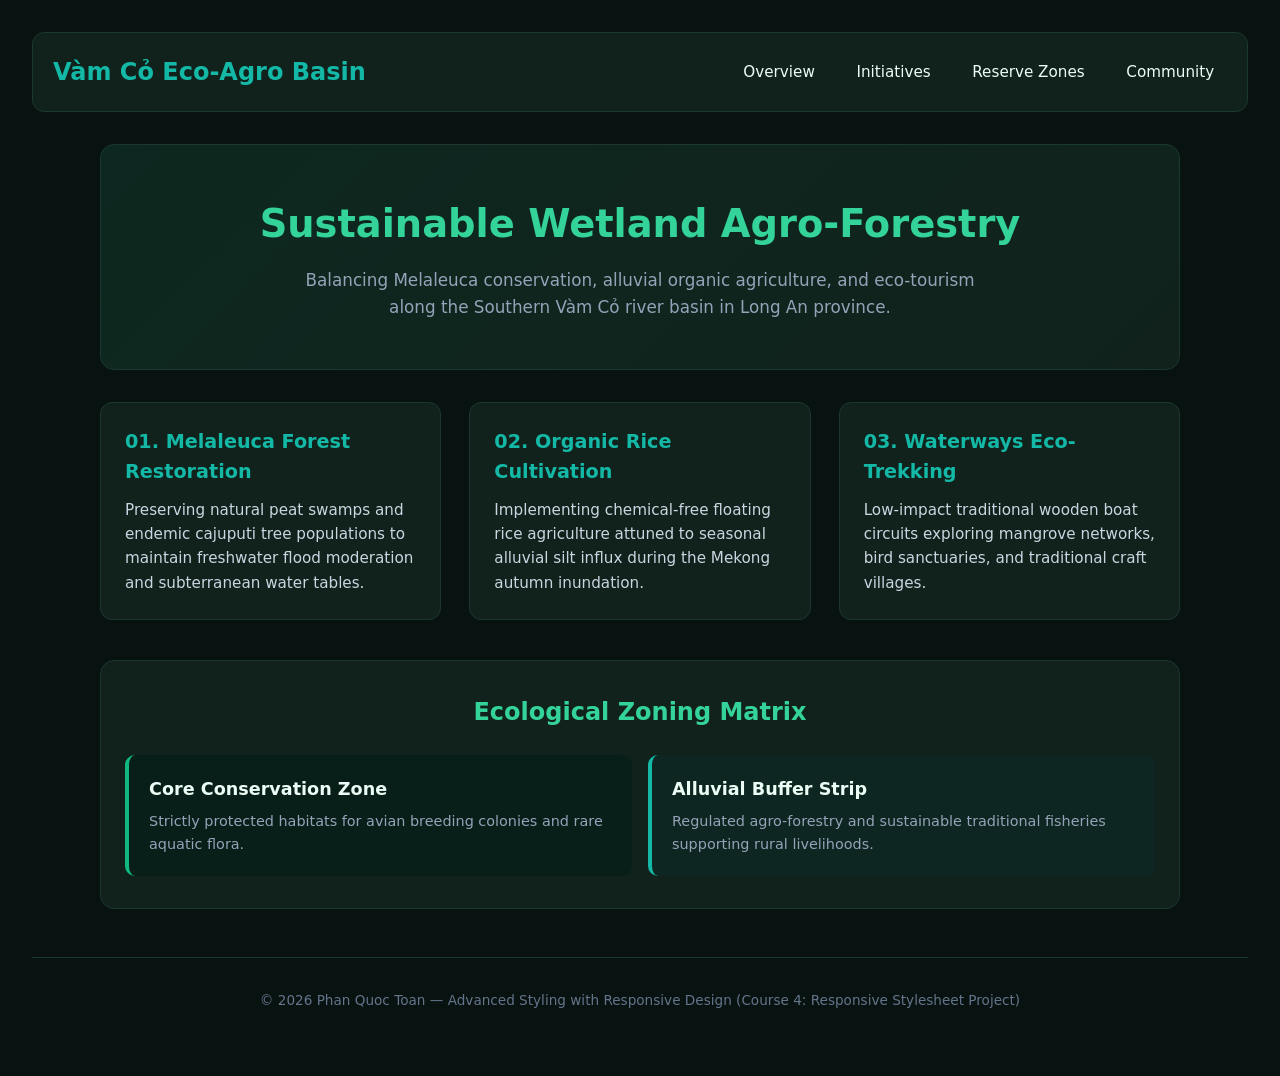
<file: c4-stylesheet/index.html>
<!DOCTYPE html>
<html lang="en">
<head>
    <meta charset="UTF-8">
    <meta name="viewport" content="width=device-width, initial-scale=1.0">
    <title>Vam Co Agro-Forestry & Wetland Ecotourism - Responsive Showcase</title>
    <link rel="stylesheet" href="style.css">
</head>
<body>
    <header class="site-header">
        <div class="header-inner">
            <h1 class="logo">Vàm Cỏ Eco-Agro Basin</h1>
            <nav class="responsive-nav" aria-label="Main Navigation">
                <ul>
                    <li><a href="#about">Overview</a></li>
                    <li><a href="#initiatives">Initiatives</a></li>
                    <li><a href="#zones">Reserve Zones</a></li>
                    <li><a href="#community">Community</a></li>
                </ul>
            </nav>
        </div>
    </header>

    <main class="main-content">
        <section id="about" class="hero-section">
            <h2>Sustainable Wetland Agro-Forestry</h2>
            <p class="hero-desc">Balancing Melaleuca conservation, alluvial organic agriculture, and eco-tourism along the Southern Vàm Cỏ river basin in Long An province.</p>
        </section>

        <section id="initiatives" class="grid-section">
            <article class="card">
                <h3>01. Melaleuca Forest Restoration</h3>
                <p>Preserving natural peat swamps and endemic cajuputi tree populations to maintain freshwater flood moderation and subterranean water tables.</p>
            </article>

            <article class="card">
                <h3>02. Organic Rice Cultivation</h3>
                <p>Implementing chemical-free floating rice agriculture attuned to seasonal alluvial silt influx during the Mekong autumn inundation.</p>
            </article>

            <article class="card">
                <h3>03. Waterways Eco-Trekking</h3>
                <p>Low-impact traditional wooden boat circuits exploring mangrove networks, bird sanctuaries, and traditional craft villages.</p>
            </article>
        </section>

        <section id="zones" class="zone-section">
            <h2>Ecological Zoning Matrix</h2>
            <div class="zone-container">
                <div class="zone-box zone-core">
                    <h4>Core Conservation Zone</h4>
                    <p>Strictly protected habitats for avian breeding colonies and rare aquatic flora.</p>
                </div>
                <div class="zone-box zone-buffer">
                    <h4>Alluvial Buffer Strip</h4>
                    <p>Regulated agro-forestry and sustainable traditional fisheries supporting rural livelihoods.</p>
                </div>
            </div>
        </section>
    </main>

    <footer class="site-footer">
        <p>&copy; 2026 Phan Quoc Toan — Advanced Styling with Responsive Design (Course 4: Responsive Stylesheet Project)</p>
    </footer>
</body>
</html>
</file>
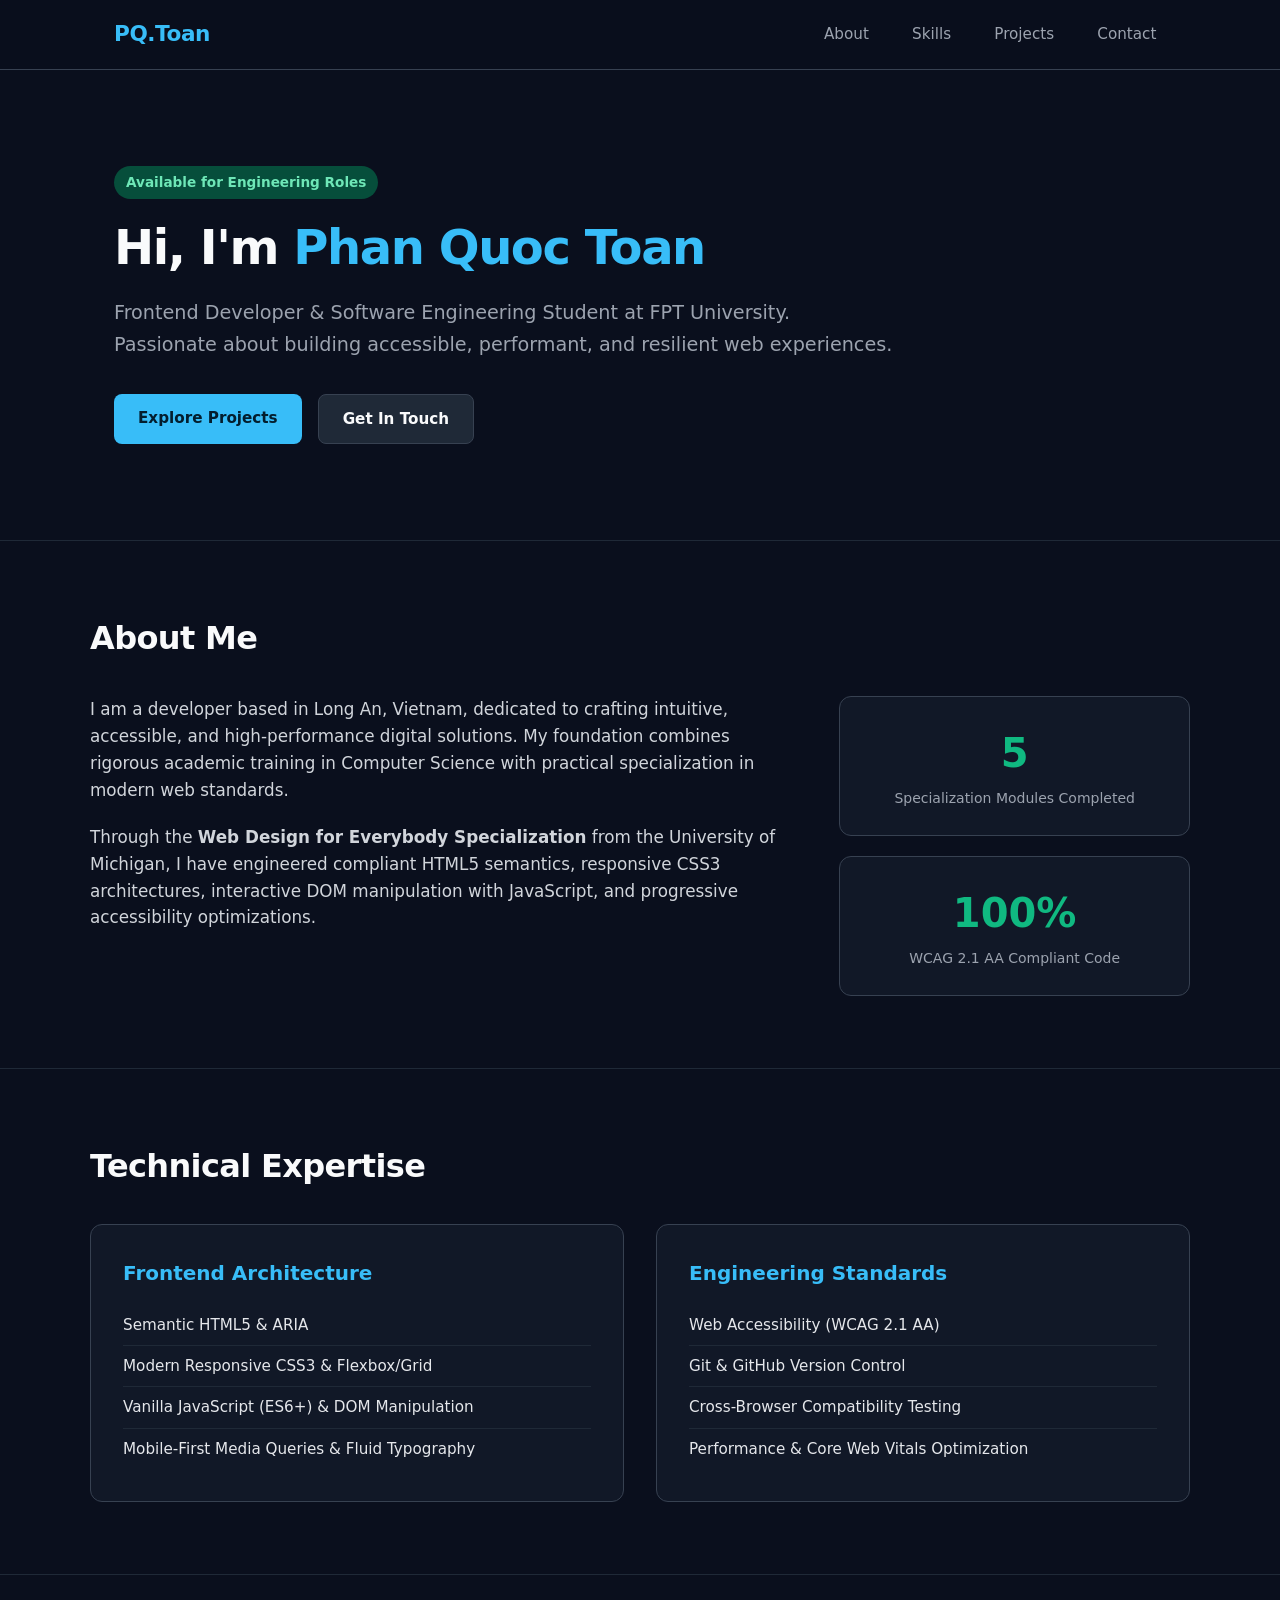
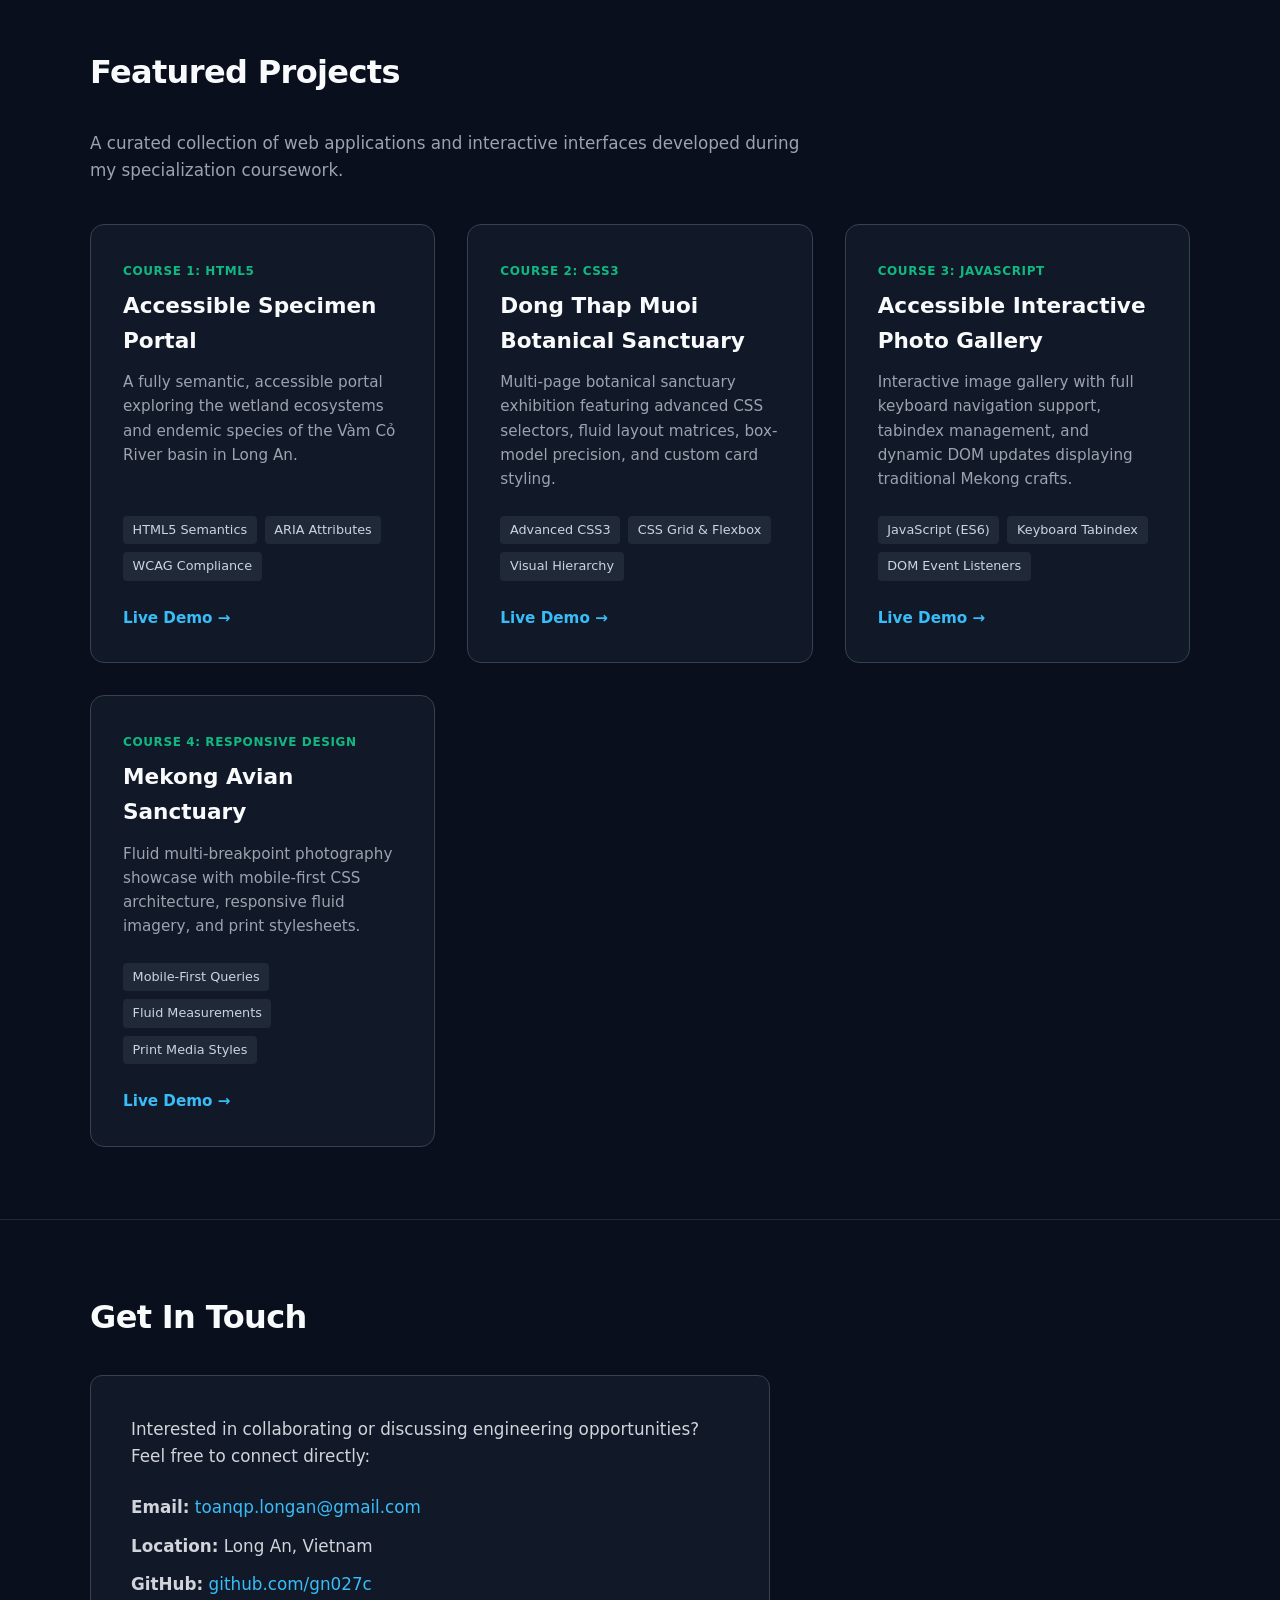
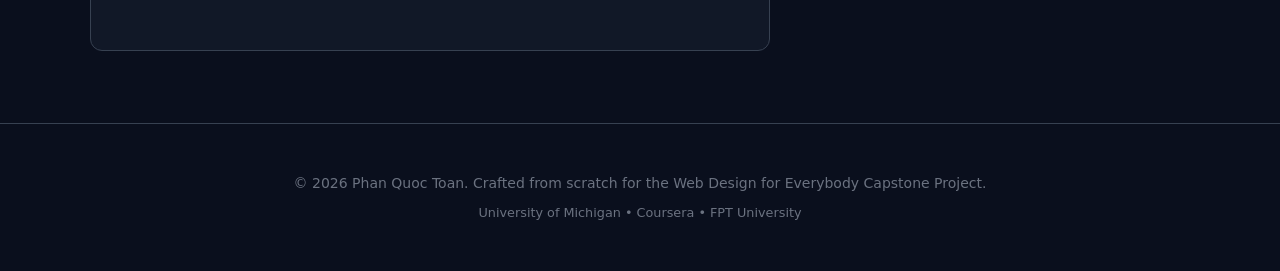
<file: c5-portfolio/index.html>
<!DOCTYPE html>
<html lang="en">
<head>
    <meta charset="UTF-8">
    <meta name="viewport" content="width=device-width, initial-scale=1.0">
    <title>Phan Quoc Toan — Web Developer & Software Engineer Portfolio</title>
    <link rel="stylesheet" href="style.css">
    <script defer src="script.js"></script>
</head>
<body>
    <!-- Accessibility Skip Link -->
    <a href="#main-content" class="skip-link">Skip to main content</a>

    <header class="navbar" id="navbar">
        <div class="nav-container">
            <a href="#" class="brand-logo">PQ.Toan</a>
            <button class="menu-toggle" id="menu-toggle" aria-label="Toggle navigation menu" aria-expanded="false">
                <span class="bar"></span>
                <span class="bar"></span>
                <span class="bar"></span>
            </button>
            <nav class="nav-menu" id="nav-menu" aria-label="Main navigation">
                <ul>
                    <li><a href="#about" class="nav-link">About</a></li>
                    <li><a href="#skills" class="nav-link">Skills</a></li>
                    <li><a href="#projects" class="nav-link">Projects</a></li>
                    <li><a href="#contact" class="nav-link">Contact</a></li>
                </ul>
            </nav>
        </div>
    </header>

    <main id="main-content">
        <!-- Hero Section -->
        <section class="hero-section" id="hero">
            <div class="hero-content">
                <span class="badge">Available for Engineering Roles</span>
                <h1 class="hero-title">Hi, I'm <span class="highlight">Phan Quoc Toan</span></h1>
                <p class="hero-subtitle">Frontend Developer &amp; Software Engineering Student at FPT University. Passionate about building accessible, performant, and resilient web experiences.</p>
                <div class="hero-actions">
                    <a href="#projects" class="btn btn-primary">Explore Projects</a>
                    <a href="#contact" class="btn btn-secondary">Get In Touch</a>
                </div>
            </div>
        </section>

        <!-- About Section -->
        <section class="section about-section" id="about">
            <div class="section-container">
                <h2 class="section-title">About Me</h2>
                <div class="about-grid">
                    <div class="about-text">
                        <p>I am a developer based in Long An, Vietnam, dedicated to crafting intuitive, accessible, and high-performance digital solutions. My foundation combines rigorous academic training in Computer Science with practical specialization in modern web standards.</p>
                        <p>Through the <strong>Web Design for Everybody Specialization</strong> from the University of Michigan, I have engineered compliant HTML5 semantics, responsive CSS3 architectures, interactive DOM manipulation with JavaScript, and progressive accessibility optimizations.</p>
                    </div>
                    <div class="about-stats">
                        <div class="stat-card">
                            <span class="stat-num">5</span>
                            <span class="stat-label">Specialization Modules Completed</span>
                        </div>
                        <div class="stat-card">
                            <span class="stat-num">100%</span>
                            <span class="stat-label">WCAG 2.1 AA Compliant Code</span>
                        </div>
                    </div>
                </div>
            </div>
        </section>

        <!-- Skills Section -->
        <section class="section skills-section" id="skills">
            <div class="section-container">
                <h2 class="section-title">Technical Expertise</h2>
                <div class="skills-grid">
                    <div class="skill-category">
                        <h3>Frontend Architecture</h3>
                        <ul>
                            <li>Semantic HTML5 &amp; ARIA</li>
                            <li>Modern Responsive CSS3 &amp; Flexbox/Grid</li>
                            <li>Vanilla JavaScript (ES6+) &amp; DOM Manipulation</li>
                            <li>Mobile-First Media Queries &amp; Fluid Typography</li>
                        </ul>
                    </div>
                    <div class="skill-category">
                        <h3>Engineering Standards</h3>
                        <ul>
                            <li>Web Accessibility (WCAG 2.1 AA)</li>
                            <li>Git &amp; GitHub Version Control</li>
                            <li>Cross-Browser Compatibility Testing</li>
                            <li>Performance &amp; Core Web Vitals Optimization</li>
                        </ul>
                    </div>
                </div>
            </div>
        </section>

        <!-- Projects Showcase Section -->
        <section class="section projects-section" id="projects">
            <div class="section-container">
                <h2 class="section-title">Featured Projects</h2>
                <p class="section-intro">A curated collection of web applications and interactive interfaces developed during my specialization coursework.</p>

                <div class="projects-grid">
                    <!-- Project 1: HTML5 -->
                    <article class="project-card">
                        <div class="project-header">
                            <span class="project-tag">Course 1: HTML5</span>
                            <h3>Accessible Specimen Portal</h3>
                        </div>
                        <p class="project-desc">A fully semantic, accessible portal exploring the wetland ecosystems and endemic species of the Vàm Cỏ River basin in Long An.</p>
                        <ul class="project-tech">
                            <li>HTML5 Semantics</li>
                            <li>ARIA Attributes</li>
                            <li>WCAG Compliance</li>
                        </ul>
                        <div class="project-links">
                            <a href="https://gn027c.github.io/toan-web-design/c1-html5/" target="_blank" rel="noopener noreferrer" class="link-btn">Live Demo &rarr;</a>
                        </div>
                    </article>

                    <!-- Project 2: CSS3 -->
                    <article class="project-card">
                        <div class="project-header">
                            <span class="project-tag">Course 2: CSS3</span>
                            <h3>Dong Thap Muoi Botanical Sanctuary</h3>
                        </div>
                        <p class="project-desc">Multi-page botanical sanctuary exhibition featuring advanced CSS selectors, fluid layout matrices, box-model precision, and custom card styling.</p>
                        <ul class="project-tech">
                            <li>Advanced CSS3</li>
                            <li>CSS Grid &amp; Flexbox</li>
                            <li>Visual Hierarchy</li>
                        </ul>
                        <div class="project-links">
                            <a href="https://gn027c.github.io/toan-web-design/c2-final/" target="_blank" rel="noopener noreferrer" class="link-btn">Live Demo &rarr;</a>
                        </div>
                    </article>

                    <!-- Project 3: JavaScript -->
                    <article class="project-card">
                        <div class="project-header">
                            <span class="project-tag">Course 3: JavaScript</span>
                            <h3>Accessible Interactive Photo Gallery</h3>
                        </div>
                        <p class="project-desc">Interactive image gallery with full keyboard navigation support, tabindex management, and dynamic DOM updates displaying traditional Mekong crafts.</p>
                        <ul class="project-tech">
                            <li>JavaScript (ES6)</li>
                            <li>Keyboard Tabindex</li>
                            <li>DOM Event Listeners</li>
                        </ul>
                        <div class="project-links">
                            <a href="https://gn027c.github.io/toan-web-design/c3-final/" target="_blank" rel="noopener noreferrer" class="link-btn">Live Demo &rarr;</a>
                        </div>
                    </article>

                    <!-- Project 4: Responsive Design -->
                    <article class="project-card">
                        <div class="project-header">
                            <span class="project-tag">Course 4: Responsive Design</span>
                            <h3>Mekong Avian Sanctuary</h3>
                        </div>
                        <p class="project-desc">Fluid multi-breakpoint photography showcase with mobile-first CSS architecture, responsive fluid imagery, and print stylesheets.</p>
                        <ul class="project-tech">
                            <li>Mobile-First Queries</li>
                            <li>Fluid Measurements</li>
                            <li>Print Media Styles</li>
                        </ul>
                        <div class="project-links">
                            <a href="https://gn027c.github.io/toan-web-design/c4-gallery/" target="_blank" rel="noopener noreferrer" class="link-btn">Live Demo &rarr;</a>
                        </div>
                    </article>
                </div>
            </div>
        </section>

        <!-- Contact Section -->
        <section class="section contact-section" id="contact">
            <div class="section-container">
                <h2 class="section-title">Get In Touch</h2>
                <div class="contact-card">
                    <p>Interested in collaborating or discussing engineering opportunities? Feel free to connect directly:</p>
                    <div class="contact-details">
                        <p><strong>Email:</strong> <a href="mailto:toanqp.longan@gmail.com">toanqp.longan@gmail.com</a></p>
                        <p><strong>Location:</strong> Long An, Vietnam</p>
                        <p><strong>GitHub:</strong> <a href="https://github.com/gn027c" target="_blank" rel="noopener noreferrer">github.com/gn027c</a></p>
                    </div>
                </div>
            </div>
        </section>
    </main>

    <footer class="footer">
        <div class="footer-container">
            <p>&copy; 2026 Phan Quoc Toan. Crafted from scratch for the Web Design for Everybody Capstone Project.</p>
            <p class="attribution">University of Michigan &bull; Coursera &bull; FPT University</p>
        </div>
    </footer>
</body>
</html>
</file>
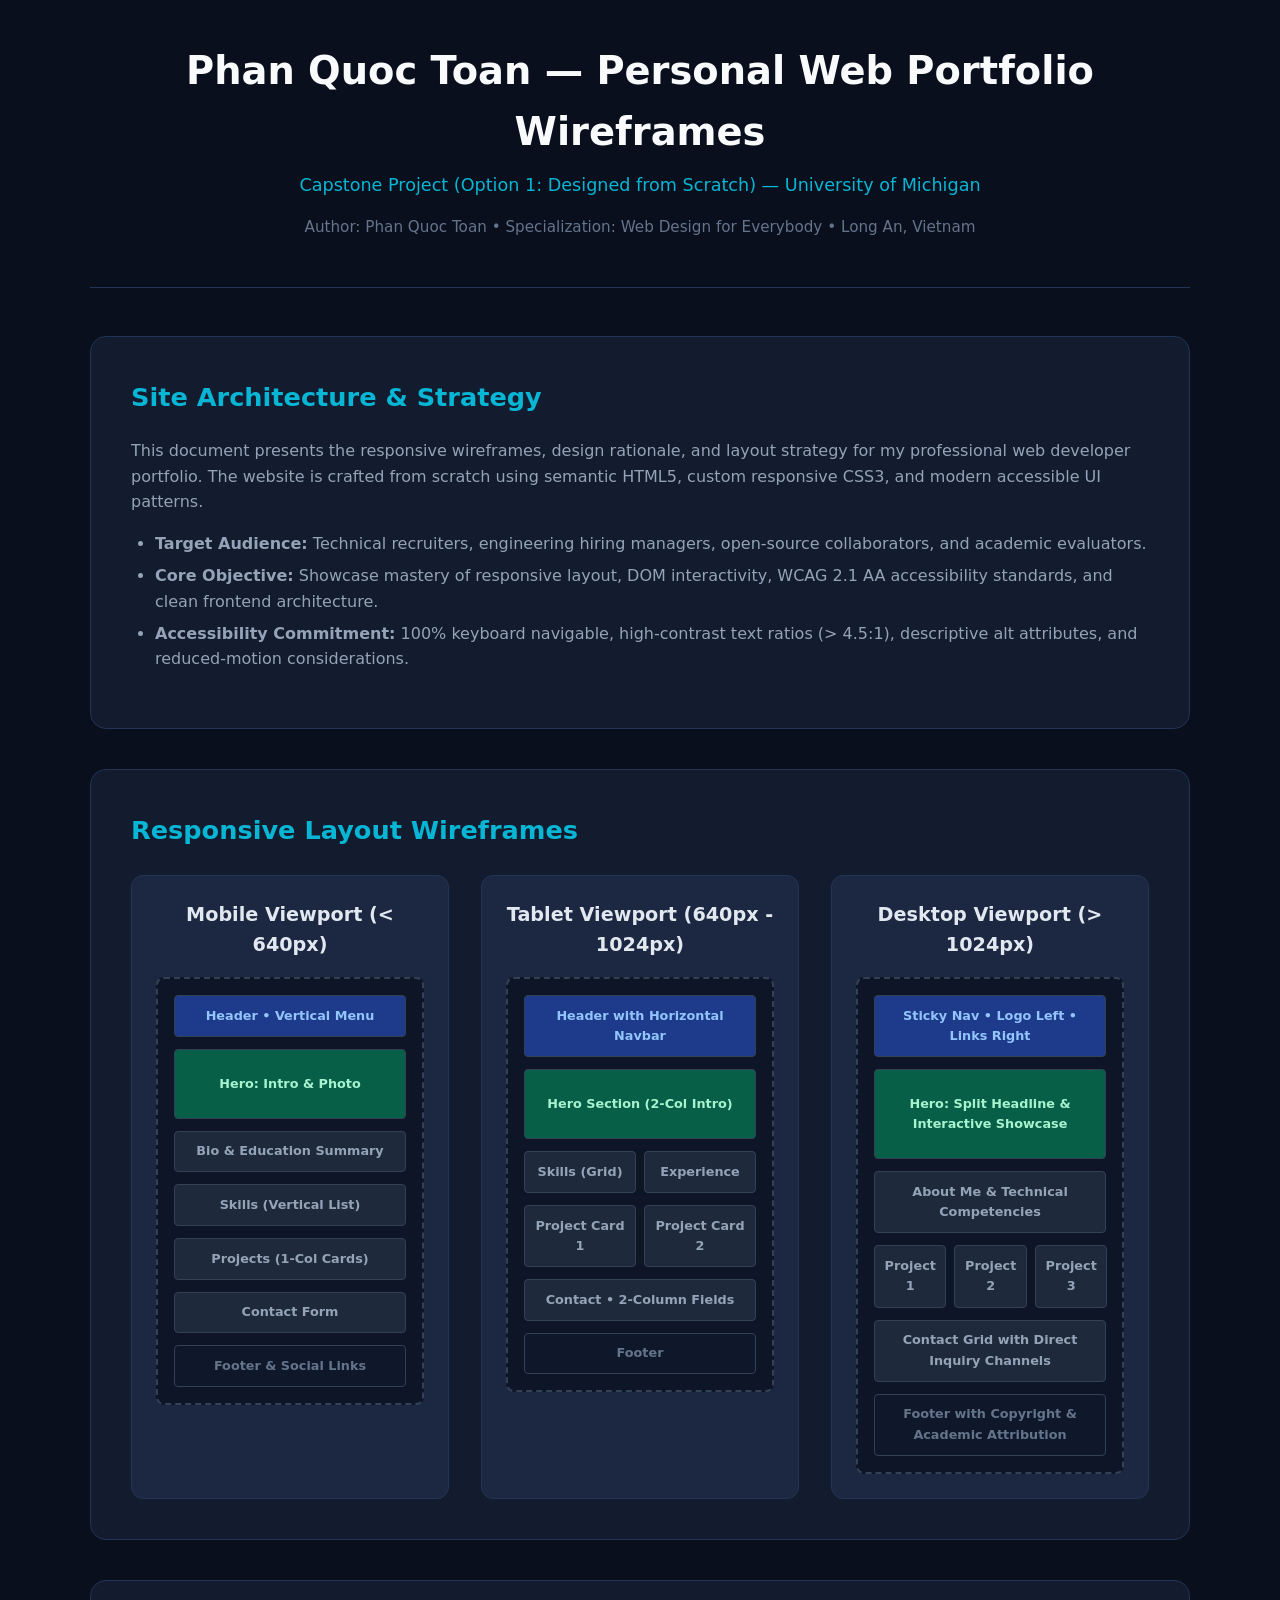
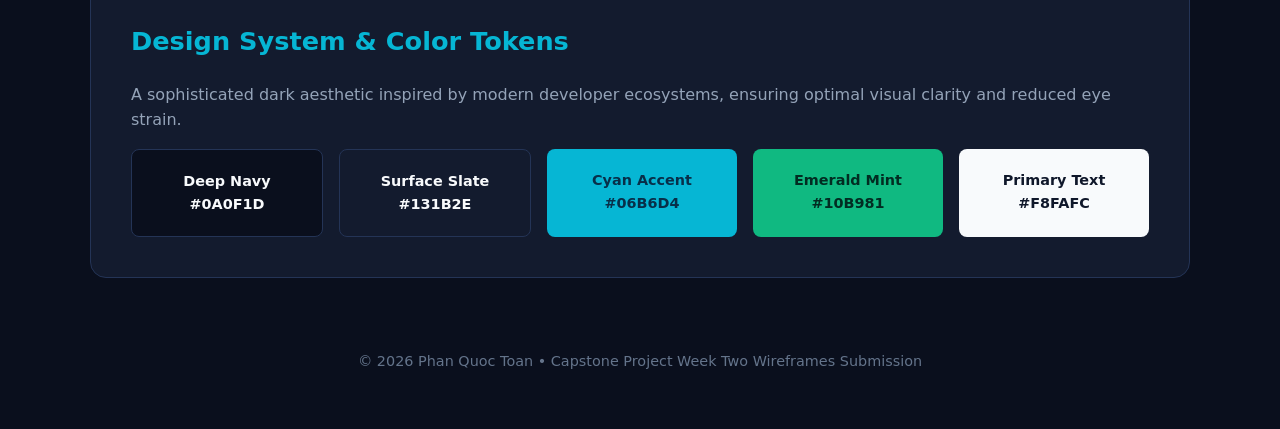
<file: c5-wireframes/index.html>
<!DOCTYPE html>
<html lang="en">
<head>
    <meta charset="UTF-8">
    <meta name="viewport" content="width=device-width, initial-scale=1.0">
    <title>Phan Quoc Toan - Capstone Portfolio Wireframes & Design Architecture</title>
    <style>
        :root {
            --bg-body: #0a0f1d;
            --bg-surface: #131b2e;
            --bg-card: #1c2742;
            --text-heading: #f8fafc;
            --text-body: #94a3b8;
            --accent-cyan: #06b6d4;
            --accent-blue: #3b82f6;
            --border-line: #243456;
            --font-stack: system-ui, -apple-system, BlinkMacSystemFont, "Segoe UI", Roboto, sans-serif;
        }

        * { box-sizing: border-box; margin: 0; padding: 0; }

        body {
            font-family: var(--font-stack);
            background-color: var(--bg-body);
            color: var(--text-body);
            line-height: 1.6;
            padding: 2.5rem 1.5rem;
        }

        .container {
            max-width: 1100px;
            margin: 0 auto;
        }

        header {
            text-align: center;
            margin-bottom: 3rem;
            padding-bottom: 2rem;
            border-bottom: 1px solid var(--border-line);
        }

        h1 {
            font-size: 2.4rem;
            color: var(--text-heading);
            margin-bottom: 0.5rem;
            font-weight: 800;
        }

        .subtitle {
            color: var(--accent-cyan);
            font-size: 1.1rem;
            font-weight: 500;
        }

        .meta-info {
            margin-top: 1rem;
            font-size: 0.95rem;
            color: #64748b;
        }

        section {
            background-color: var(--bg-surface);
            border: 1px solid var(--border-line);
            border-radius: 16px;
            padding: 2.5rem;
            margin-bottom: 2.5rem;
        }

        h2 {
            font-size: 1.6rem;
            color: var(--accent-cyan);
            margin-bottom: 1.25rem;
            display: flex;
            align-items: center;
            gap: 0.5rem;
        }

        p, ul {
            margin-bottom: 1rem;
        }

        ul {
            padding-left: 1.5rem;
        }

        li {
            margin-bottom: 0.4rem;
        }

        .wireframe-grid {
            display: grid;
            grid-template-columns: repeat(auto-fit, minmax(300px, 1fr));
            gap: 2rem;
            margin-top: 1.5rem;
        }

        .wireframe-card {
            background-color: var(--bg-card);
            border: 1px solid var(--border-line);
            border-radius: 12px;
            padding: 1.5rem;
        }

        .wireframe-card h3 {
            color: #e2e8f0;
            font-size: 1.2rem;
            margin-bottom: 1rem;
            text-align: center;
        }

        .mockup-box {
            background-color: #0d1527;
            border: 2px dashed #334155;
            border-radius: 8px;
            padding: 1rem;
            display: flex;
            flex-direction: column;
            gap: 0.75rem;
        }

        .mock-block {
            background-color: #1e293b;
            border: 1px solid #334155;
            border-radius: 4px;
            padding: 0.6rem;
            text-align: center;
            font-size: 0.8rem;
            color: #94a3b8;
            font-weight: 600;
        }

        .mock-nav { background-color: #1e3a8a; color: #93c5fd; }
        .mock-hero { background-color: #065f46; color: #a7f3d0; height: 70px; display: flex; align-items: center; justify-content: center; }
        .mock-grid { display: grid; grid-template-columns: 1fr 1fr; gap: 0.5rem; }
        .mock-footer { background-color: #0f172a; color: #64748b; }

        .palette-strip {
            display: flex;
            gap: 1rem;
            flex-wrap: wrap;
            margin-top: 1rem;
        }

        .color-chip {
            flex: 1;
            min-width: 140px;
            padding: 1.25rem 1rem;
            border-radius: 8px;
            text-align: center;
            font-weight: 600;
            font-size: 0.9rem;
        }

        footer {
            text-align: center;
            color: #64748b;
            font-size: 0.9rem;
            padding-top: 2rem;
        }
    </style>
</head>
<body>
    <div class="container">
        <header>
            <h1>Phan Quoc Toan — Personal Web Portfolio Wireframes</h1>
            <p class="subtitle">Capstone Project (Option 1: Designed from Scratch) — University of Michigan</p>
            <p class="meta-info">Author: Phan Quoc Toan &bull; Specialization: Web Design for Everybody &bull; Long An, Vietnam</p>
        </header>

        <section id="intent">
            <h2>Site Architecture & Strategy</h2>
            <p>This document presents the responsive wireframes, design rationale, and layout strategy for my professional web developer portfolio. The website is crafted from scratch using semantic HTML5, custom responsive CSS3, and modern accessible UI patterns.</p>
            <ul>
                <li><strong>Target Audience:</strong> Technical recruiters, engineering hiring managers, open-source collaborators, and academic evaluators.</li>
                <li><strong>Core Objective:</strong> Showcase mastery of responsive layout, DOM interactivity, WCAG 2.1 AA accessibility standards, and clean frontend architecture.</li>
                <li><strong>Accessibility Commitment:</strong> 100% keyboard navigable, high-contrast text ratios (&gt; 4.5:1), descriptive alt attributes, and reduced-motion considerations.</li>
            </ul>
        </section>

        <section id="wireframes">
            <h2>Responsive Layout Wireframes</h2>
            <div class="wireframe-grid">
                <!-- Mobile Wireframe -->
                <div class="wireframe-card">
                    <h3>Mobile Viewport (&lt; 640px)</h3>
                    <div class="mockup-box" style="max-width: 280px; margin: 0 auto;">
                        <div class="mock-block mock-nav">Header &bull; Vertical Menu</div>
                        <div class="mock-block mock-hero">Hero: Intro &amp; Photo</div>
                        <div class="mock-block">Bio &amp; Education Summary</div>
                        <div class="mock-block">Skills (Vertical List)</div>
                        <div class="mock-block">Projects (1-Col Cards)</div>
                        <div class="mock-block">Contact Form</div>
                        <div class="mock-block mock-footer">Footer &amp; Social Links</div>
                    </div>
                </div>

                <!-- Tablet Wireframe -->
                <div class="wireframe-card">
                    <h3>Tablet Viewport (640px - 1024px)</h3>
                    <div class="mockup-box">
                        <div class="mock-block mock-nav">Header with Horizontal Navbar</div>
                        <div class="mock-block mock-hero">Hero Section (2-Col Intro)</div>
                        <div class="mock-grid">
                            <div class="mock-block">Skills (Grid)</div>
                            <div class="mock-block">Experience</div>
                        </div>
                        <div class="mock-grid">
                            <div class="mock-block">Project Card 1</div>
                            <div class="mock-block">Project Card 2</div>
                        </div>
                        <div class="mock-block">Contact &bull; 2-Column Fields</div>
                        <div class="mock-block mock-footer">Footer</div>
                    </div>
                </div>

                <!-- Desktop Wireframe -->
                <div class="wireframe-card">
                    <h3>Desktop Viewport (&gt; 1024px)</h3>
                    <div class="mockup-box">
                        <div class="mock-block mock-nav">Sticky Nav &bull; Logo Left &bull; Links Right</div>
                        <div class="mock-block mock-hero" style="height: 90px;">Hero: Split Headline &amp; Interactive Showcase</div>
                        <div class="mock-block">About Me &amp; Technical Competencies</div>
                        <div class="mock-grid" style="grid-template-columns: repeat(3, 1fr);">
                            <div class="mock-block">Project 1</div>
                            <div class="mock-block">Project 2</div>
                            <div class="mock-block">Project 3</div>
                        </div>
                        <div class="mock-block">Contact Grid with Direct Inquiry Channels</div>
                        <div class="mock-block mock-footer">Footer with Copyright &amp; Academic Attribution</div>
                    </div>
                </div>
            </div>
        </section>

        <section id="design-system">
            <h2>Design System & Color Tokens</h2>
            <p>A sophisticated dark aesthetic inspired by modern developer ecosystems, ensuring optimal visual clarity and reduced eye strain.</p>
            <div class="palette-strip">
                <div class="color-chip" style="background-color: #0a0f1d; color: #f8fafc; border: 1px solid #243456;">
                    Deep Navy<br>#0A0F1D
                </div>
                <div class="color-chip" style="background-color: #131b2e; color: #f8fafc; border: 1px solid #243456;">
                    Surface Slate<br>#131B2E
                </div>
                <div class="color-chip" style="background-color: #06b6d4; color: #082f49;">
                    Cyan Accent<br>#06B6D4
                </div>
                <div class="color-chip" style="background-color: #10b981; color: #022c22;">
                    Emerald Mint<br>#10B981
                </div>
                <div class="color-chip" style="background-color: #f8fafc; color: #0f172a;">
                    Primary Text<br>#F8FAFC
                </div>
            </div>
        </section>

        <footer>
            <p>&copy; 2026 Phan Quoc Toan &bull; Capstone Project Week Two Wireframes Submission</p>
        </footer>
    </div>
</body>
</html>
</file>
<file: c4-stylesheet/style.css>
/* Vam Co Agro-Forestry - Responsive Stylesheet */
:root {
    --bg-dark: #081210;
    --bg-panel: #11221c;
    --text-primary: #ecfdf5;
    --text-muted: #94a3b8;
    --accent-teal: #14b8a6;
    --accent-emerald: #10b981;
    --border-subtle: #1b382e;
    --font-sans: system-ui, -apple-system, BlinkMacSystemFont, "Segoe UI", Roboto, sans-serif;
}

* {
    box-sizing: border-box;
    margin: 0;
    padding: 0;
}

body {
    font-family: var(--font-sans);
    background-color: var(--bg-dark);
    color: var(--text-primary);
    line-height: 1.6;
    padding: 1.5rem 1rem;
    min-height: 100vh;
}

/* 1. Header & Navigation: Mobile First (Vertical column) */
.site-header {
    background-color: var(--bg-panel);
    border: 1px solid var(--border-subtle);
    border-radius: 12px;
    padding: 1.25rem;
    margin-bottom: 2rem;
}

.header-inner {
    display: flex;
    flex-direction: column;
    align-items: center;
    gap: 1rem;
}

.logo {
    font-size: 1.5rem;
    font-weight: 800;
    color: var(--accent-teal);
    text-align: center;
}

.responsive-nav ul {
    list-style: none;
    display: flex;
    flex-direction: column;
    align-items: center;
    gap: 0.75rem;
    width: 100%;
}

.responsive-nav a {
    color: var(--text-primary);
    text-decoration: none;
    font-size: 0.95rem;
    font-weight: 500;
    padding: 0.4rem 0.8rem;
    border-radius: 6px;
    transition: background-color 0.2s ease, color 0.2s ease;
}

.responsive-nav a:hover,
.responsive-nav a:focus {
    background-color: var(--border-subtle);
    color: var(--accent-emerald);
    outline: none;
}

/* 2. Main Content & Hero */
.main-content {
    max-width: 1080px;
    margin: 0 auto;
}

.hero-section {
    background: linear-gradient(135deg, #0d2820 0%, #11221c 100%);
    border: 1px solid var(--border-subtle);
    border-radius: 14px;
    padding: 2rem 1.5rem;
    margin-bottom: 2rem;
    text-align: center;
}

.hero-section h2 {
    font-size: 1.85rem;
    color: #34d399;
    margin-bottom: 0.75rem;
}

.hero-desc {
    color: var(--text-muted);
    font-size: 1.05rem;
    max-width: 720px;
    margin: 0 auto;
}

/* 3. Cards Section: Mobile Single Column */
.grid-section {
    display: flex;
    flex-direction: column;
    gap: 1.25rem;
    margin-bottom: 2.5rem;
}

.card {
    background-color: var(--bg-panel);
    border: 1px solid var(--border-subtle);
    border-radius: 12px;
    padding: 1.5rem;
    transition: transform 0.2s ease, border-color 0.2s ease;
}

.card h3 {
    font-size: 1.2rem;
    color: var(--accent-teal);
    margin-bottom: 0.6rem;
}

.card p {
    color: #cbd5e1;
    font-size: 0.95rem;
}

/* 4. Ecological Zoning Matrix */
.zone-section {
    background-color: var(--bg-panel);
    border: 1px solid var(--border-subtle);
    border-radius: 14px;
    padding: 2rem 1.5rem;
    margin-bottom: 2.5rem;
}

.zone-section h2 {
    text-align: center;
    color: #34d399;
    margin-bottom: 1.5rem;
    font-size: 1.5rem;
}

.zone-container {
    display: flex;
    flex-direction: column;
    gap: 1rem;
}

.zone-box {
    padding: 1.25rem;
    border-radius: 10px;
}

.zone-core {
    background-color: #071f18;
    border-left: 4px solid var(--accent-emerald);
}

.zone-buffer {
    background-color: #0d2621;
    border-left: 4px solid var(--accent-teal);
}

.zone-box h4 {
    margin-bottom: 0.4rem;
    font-size: 1.1rem;
    color: var(--text-primary);
}

.zone-box p {
    color: var(--text-muted);
    font-size: 0.9rem;
}

/* 5. Footer */
.site-footer {
    text-align: center;
    padding: 2rem 1rem;
    color: #64748b;
    font-size: 0.85rem;
    border-top: 1px solid var(--border-subtle);
    margin-top: 3rem;
}

/* ========================================================
   RESPONSIVE MEDIA QUERIES (Breakpoints)
   ======================================================== */

/* Tablet Breakpoint (min-width: 640px) */
@media screen and (min-width: 640px) {
    body {
        padding: 2rem;
    }

    .header-inner {
        flex-direction: row;
        justify-content: space-between;
    }

    .logo {
        text-align: left;
    }

    .responsive-nav ul {
        flex-direction: row;
        gap: 1rem;
        width: auto;
    }

    .grid-section {
        display: grid;
        grid-template-columns: repeat(2, 1fr);
        gap: 1.5rem;
    }

    .zone-container {
        flex-direction: row;
    }

    .zone-box {
        flex: 1;
    }
}

/* Desktop Breakpoint (min-width: 960px) */
@media screen and (min-width: 960px) {
    .hero-section {
        padding: 3rem 2.5rem;
    }

    .hero-section h2 {
        font-size: 2.4rem;
    }

    .grid-section {
        grid-template-columns: repeat(3, 1fr);
        gap: 1.75rem;
    }

    .card:hover {
        transform: translateY(-4px);
        border-color: var(--accent-emerald);
    }
}

/* Print Media Query */
@media print {
    body {
        background-color: #ffffff;
        color: #000000;
    }
    .site-header, .site-footer {
        display: none;
    }
    .card, .hero-section, .zone-section {
        border: 1px solid #cccccc;
        box-shadow: none;
    }
}
</file>
<file: c5-portfolio/style.css>
/* Phan Quoc Toan - Portfolio Stylesheet */
:root {
    --bg-page: #0a0f1d;
    --bg-surface: #111827;
    --bg-card: #1f2937;
    --text-high: #f9fafb;
    --text-muted: #9ca3af;
    --accent-primary: #38bdf8;
    --accent-emerald: #10b981;
    --border-color: #374151;
    --font-stack: system-ui, -apple-system, BlinkMacSystemFont, "Segoe UI", Roboto, sans-serif;
    --nav-height: 70px;
}

* {
    box-sizing: border-box;
    margin: 0;
    padding: 0;
}

html {
    scroll-behavior: smooth;
}

body {
    font-family: var(--font-stack);
    background-color: var(--bg-page);
    color: var(--text-high);
    line-height: 1.6;
}

/* Accessibility Skip Link */
.skip-link {
    position: absolute;
    top: -50px;
    left: 20px;
    background: var(--accent-primary);
    color: #000;
    padding: 8px 16px;
    font-weight: 600;
    z-index: 1000;
    transition: top 0.2s ease;
    border-radius: 4px;
}

.skip-link:focus {
    top: 20px;
}

/* Navigation */
.navbar {
    position: sticky;
    top: 0;
    height: var(--nav-height);
    background-color: rgba(10, 15, 29, 0.95);
    backdrop-filter: blur(8px);
    border-bottom: 1px solid var(--border-color);
    z-index: 100;
    display: flex;
    align-items: center;
}

.nav-container {
    width: 100%;
    max-width: 1100px;
    margin: 0 auto;
    padding: 0 1.5rem;
    display: flex;
    justify-content: space-between;
    align-items: center;
}

.brand-logo {
    font-size: 1.35rem;
    font-weight: 800;
    color: var(--accent-primary);
    text-decoration: none;
    letter-spacing: -0.02em;
}

.menu-toggle {
    display: none;
    background: none;
    border: none;
    cursor: pointer;
    padding: 0.5rem;
}

.menu-toggle .bar {
    display: block;
    width: 24px;
    height: 2px;
    margin: 5px 0;
    background-color: var(--text-high);
    transition: 0.3s ease;
}

.nav-menu ul {
    list-style: none;
    display: flex;
    gap: 1.5rem;
}

.nav-link {
    color: var(--text-muted);
    text-decoration: none;
    font-weight: 500;
    font-size: 0.95rem;
    padding: 0.4rem 0.6rem;
    transition: color 0.2s ease;
}

.nav-link:hover,
.nav-link:focus {
    color: var(--accent-primary);
    outline: none;
}

/* Hero Section */
.hero-section {
    padding: 6rem 1.5rem;
    max-width: 1100px;
    margin: 0 auto;
    display: flex;
    align-items: center;
}

.hero-content {
    max-width: 780px;
}

.badge {
    display: inline-block;
    background-color: #064e3b;
    color: #6ee7b7;
    font-size: 0.85rem;
    font-weight: 600;
    padding: 0.35rem 0.75rem;
    border-radius: 9999px;
    margin-bottom: 1.25rem;
}

.hero-title {
    font-size: 3rem;
    font-weight: 800;
    line-height: 1.2;
    margin-bottom: 1.25rem;
    letter-spacing: -0.03em;
}

.hero-title .highlight {
    color: var(--accent-primary);
}

.hero-subtitle {
    font-size: 1.2rem;
    color: var(--text-muted);
    line-height: 1.7;
    margin-bottom: 2rem;
}

.hero-actions {
    display: flex;
    gap: 1rem;
    flex-wrap: wrap;
}

.btn {
    display: inline-block;
    padding: 0.75rem 1.5rem;
    font-size: 0.95rem;
    font-weight: 600;
    border-radius: 8px;
    text-decoration: none;
    transition: transform 0.2s ease, background-color 0.2s ease;
}

.btn-primary {
    background-color: var(--accent-primary);
    color: #031e2e;
}

.btn-primary:hover {
    background-color: #7dd3fc;
    transform: translateY(-2px);
}

.btn-secondary {
    background-color: var(--bg-card);
    color: var(--text-high);
    border: 1px solid var(--border-color);
}

.btn-secondary:hover {
    background-color: #374151;
    transform: translateY(-2px);
}

/* Generic Section Styles */
.section {
    padding: 4.5rem 1.5rem;
    border-top: 1px solid #1f2937;
}

.section-container {
    max-width: 1100px;
    margin: 0 auto;
}

.section-title {
    font-size: 2rem;
    font-weight: 700;
    color: var(--text-high);
    margin-bottom: 2rem;
    letter-spacing: -0.02em;
}

.section-intro {
    font-size: 1.05rem;
    color: var(--text-muted);
    margin-bottom: 2.5rem;
    max-width: 720px;
}

/* About Grid */
.about-grid {
    display: grid;
    grid-template-columns: 2fr 1fr;
    gap: 3rem;
    align-items: start;
}

.about-text p {
    margin-bottom: 1.25rem;
    font-size: 1.05rem;
    color: #d1d5db;
}

.about-stats {
    display: flex;
    flex-direction: column;
    gap: 1.25rem;
}

.stat-card {
    background-color: var(--bg-surface);
    border: 1px solid var(--border-color);
    border-radius: 12px;
    padding: 1.5rem;
    text-align: center;
}

.stat-num {
    display: block;
    font-size: 2.5rem;
    font-weight: 800;
    color: var(--accent-emerald);
}

.stat-label {
    font-size: 0.875rem;
    color: var(--text-muted);
}

/* Skills Grid */
.skills-grid {
    display: grid;
    grid-template-columns: repeat(auto-fit, minmax(280px, 1fr));
    gap: 2rem;
}

.skill-category {
    background-color: var(--bg-surface);
    border: 1px solid var(--border-color);
    border-radius: 12px;
    padding: 2rem;
}

.skill-category h3 {
    font-size: 1.25rem;
    color: var(--accent-primary);
    margin-bottom: 1rem;
}

.skill-category ul {
    list-style: none;
}

.skill-category li {
    padding: 0.5rem 0;
    border-bottom: 1px solid #1f2937;
    color: #e5e7eb;
    font-size: 0.95rem;
}

.skill-category li:last-child {
    border-bottom: none;
}

/* Projects Grid */
.projects-grid {
    display: grid;
    grid-template-columns: repeat(auto-fit, minmax(320px, 1fr));
    gap: 2rem;
}

.project-card {
    background-color: var(--bg-surface);
    border: 1px solid var(--border-color);
    border-radius: 14px;
    padding: 2rem;
    display: flex;
    flex-direction: column;
    transition: transform 0.2s ease, border-color 0.2s ease, box-shadow 0.2s ease;
}

.project-card:hover {
    transform: translateY(-4px);
    border-color: var(--accent-primary);
    box-shadow: 0 12px 24px -10px rgba(56, 189, 248, 0.2);
}

.project-tag {
    display: inline-block;
    font-size: 0.75rem;
    font-weight: 600;
    color: var(--accent-emerald);
    text-transform: uppercase;
    letter-spacing: 0.05em;
    margin-bottom: 0.5rem;
}

.project-card h3 {
    font-size: 1.35rem;
    color: var(--text-high);
    margin-bottom: 0.75rem;
}

.project-desc {
    color: var(--text-muted);
    font-size: 0.95rem;
    margin-bottom: 1.5rem;
    flex-grow: 1;
}

.project-tech {
    list-style: none;
    display: flex;
    flex-wrap: wrap;
    gap: 0.5rem;
    margin-bottom: 1.5rem;
}

.project-tech li {
    font-size: 0.8rem;
    background-color: #1f2937;
    color: #cbd5e1;
    padding: 0.25rem 0.6rem;
    border-radius: 4px;
}

.link-btn {
    display: inline-block;
    color: var(--accent-primary);
    text-decoration: none;
    font-weight: 600;
    font-size: 0.95rem;
    transition: color 0.2s ease;
}

.link-btn:hover {
    color: #7dd3fc;
}

/* Contact Section */
.contact-card {
    background-color: var(--bg-surface);
    border: 1px solid var(--border-color);
    border-radius: 12px;
    padding: 2.5rem;
    max-width: 680px;
}

.contact-card p {
    font-size: 1.05rem;
    color: #d1d5db;
    margin-bottom: 1.5rem;
}

.contact-details p {
    margin-bottom: 0.75rem;
}

.contact-details a {
    color: var(--accent-primary);
    text-decoration: none;
}

.contact-details a:hover {
    text-decoration: underline;
}

/* Footer */
.footer {
    border-top: 1px solid var(--border-color);
    padding: 3rem 1.5rem;
    text-align: center;
    color: #6b7280;
    font-size: 0.875rem;
}

.footer .attribution {
    margin-top: 0.5rem;
    font-size: 0.8rem;
}

/* Responsive Media Queries */
@media screen and (max-width: 768px) {
    .menu-toggle {
        display: block;
    }

    .nav-menu {
        position: absolute;
        top: var(--nav-height);
        left: 0;
        width: 100%;
        background-color: var(--bg-surface);
        border-bottom: 1px solid var(--border-color);
        display: none;
        padding: 1.5rem;
    }

    .nav-menu.active {
        display: block;
    }

    .nav-menu ul {
        flex-direction: column;
        align-items: center;
        gap: 1rem;
    }

    .hero-title {
        font-size: 2.2rem;
    }

    .about-grid {
        grid-template-columns: 1fr;
        gap: 2rem;
    }

    .projects-grid {
        grid-template-columns: 1fr;
    }
}
</file>
